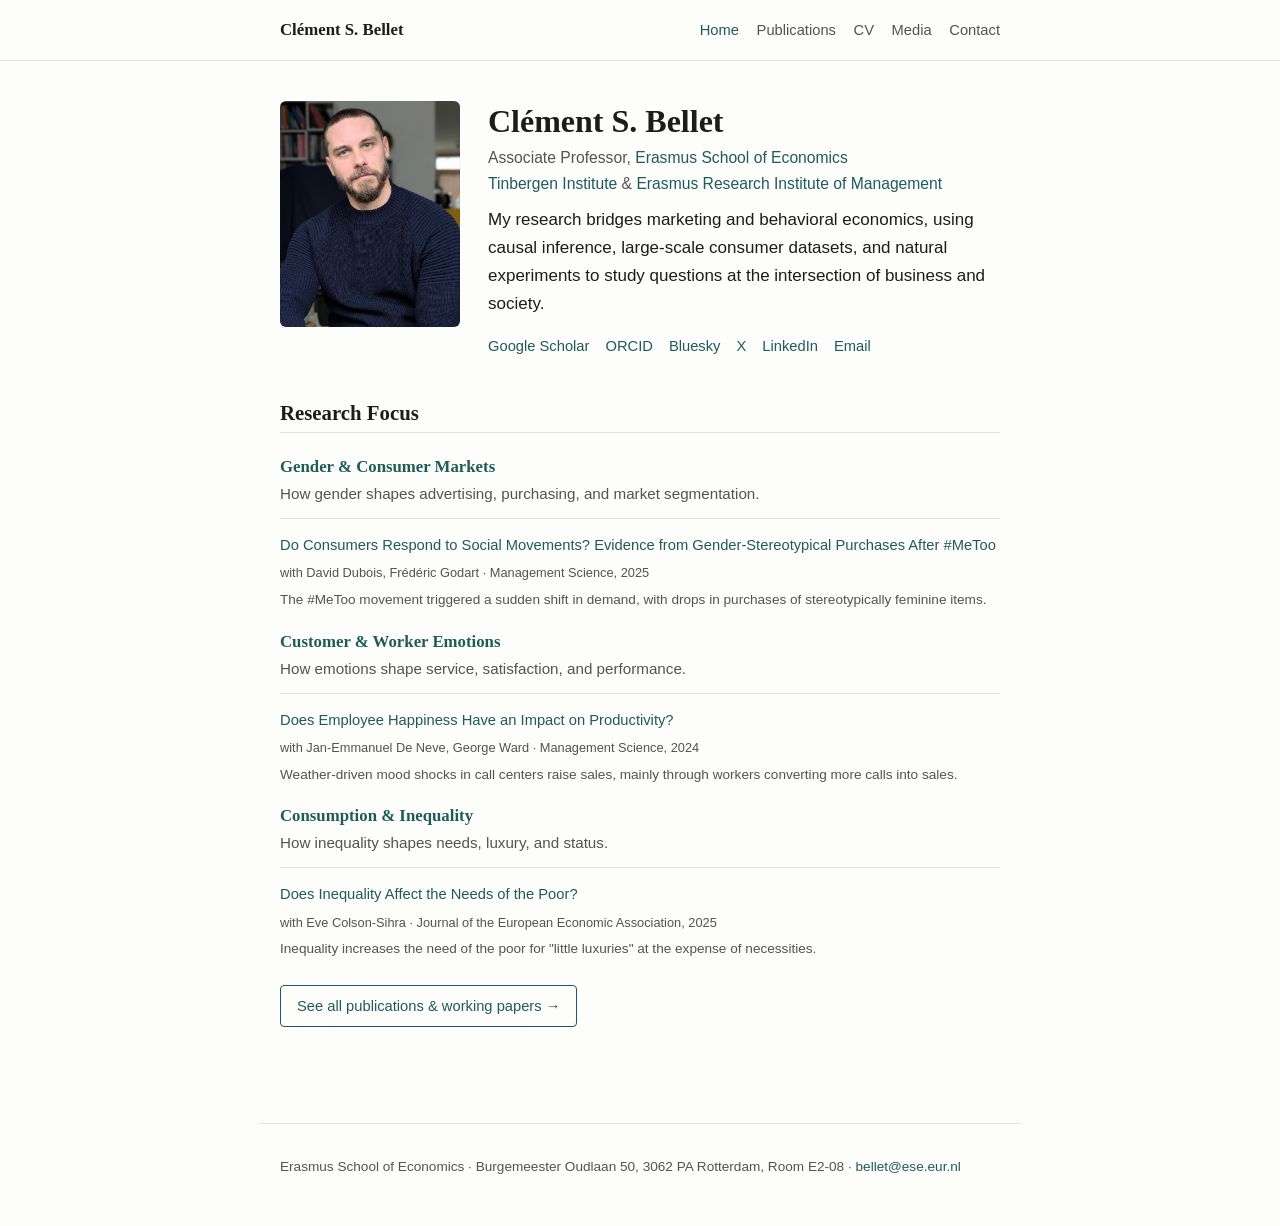
<file: index.html>
<!doctype html>
<html lang="en">
<head>
<meta charset="utf-8">
<meta name="viewport" content="width=device-width, initial-scale=1">
<title>Clément S. Bellet</title>
<meta name="description" content="Clément S. Bellet — Associate Professor, Erasmus School of Economics. Research on gender, consumer behavior, and inequality.">
<link rel="canonical" href="https://csbellet.github.io/">
<meta property="og:type" content="profile">
<meta property="og:url" content="https://csbellet.github.io/">
<meta property="og:title" content="Clément S. Bellet">
<meta property="og:description" content="Associate Professor, Erasmus School of Economics. Research on gender, consumer behavior, and inequality.">
<meta property="og:image" content="https://csbellet.github.io/assets/img/headshot.jpg">
<meta name="twitter:card" content="summary">
<meta name="twitter:title" content="Clément S. Bellet">
<meta name="twitter:description" content="Associate Professor, Erasmus School of Economics. Research on gender, consumer behavior, and inequality.">
<meta name="twitter:image" content="https://csbellet.github.io/assets/img/headshot.jpg">
<link rel="stylesheet" href="assets/css/style.css">
<script type="application/ld+json">
{
  "@context": "https://schema.org",
  "@type": "Person",
  "name": "Clément S. Bellet",
  "url": "https://csbellet.github.io/",
  "image": "https://csbellet.github.io/assets/img/headshot.jpg",
  "jobTitle": "Associate Professor",
  "affiliation": [
    {
      "@type": "CollegeOrUniversity",
      "name": "Erasmus School of Economics, Erasmus University Rotterdam",
      "url": "https://www.eur.nl/en/ese"
    },
    {
      "@type": "Organization",
      "name": "Tinbergen Institute",
      "url": "https://www.tinbergen.nl/"
    },
    {
      "@type": "Organization",
      "name": "Erasmus Research Institute of Management",
      "url": "https://www.eur.nl/en/erim"
    }
  ],
  "email": "mailto:bellet@ese.eur.nl",
  "sameAs": [
    "https://scholar.google.fr/citations?user=FyL0qRMAAAAJ&hl=fr",
    "https://orcid.org/0000-0002-8243-5969",
    "https://bsky.app/profile/clement-s-bellet.bsky.social",
    "https://twitter.com/bellet_clement",
    "http://linkedin.com/in/clément-s-bellet-b0b84723"
  ]
}
</script>
</head>
<body>

<header class="site-header">
  <nav class="nav">
    <a class="nav-name" href="index.html">Clément S. Bellet</a>
    <div class="nav-links">
      <a href="index.html" class="active">Home</a>
      <a href="publications.html">Publications</a>
      <a href="cv.html">CV</a>
      <a href="media.html">Media</a>
      <a href="contact.html">Contact</a>
    </div>
  </nav>
</header>

<main>
  <section class="hero">
    <img src="assets/img/headshot.jpg" alt="Clément S. Bellet">
    <div class="hero-text">
      <h1>Clément S. Bellet</h1>
      <p class="title">Associate Professor, <a href="https://www.eur.nl/en/ese">Erasmus School of Economics</a><br><a href="https://www.tinbergen.nl/">Tinbergen Institute</a> &amp; <a href="https://www.eur.nl/en/erim">Erasmus Research Institute of Management</a></p>
      <p>My research bridges marketing and behavioral economics, using causal inference, large-scale consumer datasets, and natural experiments to study questions at the intersection of business and society.</p>
      <div class="social-links">
        <a href="https://scholar.google.fr/citations?user=FyL0qRMAAAAJ&hl=fr">Google Scholar</a>
        <a href="https://orcid.org/0000-0002-8243-5969">ORCID</a>
        <a href="https://bsky.app/profile/clement-s-bellet.bsky.social">Bluesky</a>
        <a href="https://twitter.com/bellet_clement">X</a>
        <a href="http://linkedin.com/in/clément-s-bellet-b0b84723">LinkedIn</a>
        <a href="mailto:bellet@ese.eur.nl">Email</a>
      </div>
    </div>
  </section>

  <h2>Research Focus</h2>
  <div class="pillars">
    <div class="pillar">
      <h3>Gender &amp; Consumer Markets</h3>
      <p>How gender shapes advertising, purchasing, and market segmentation.</p>
      <div class="pillar-pub">
        <a href="https://pubsonline.informs.org/doi/10.1287/mnsc.2022.02352">Do Consumers Respond to Social Movements? Evidence from Gender-Stereotypical Purchases After #MeToo</a>
        <p class="venue">with David Dubois, Frédéric Godart · Management Science, 2025</p>
        <p class="abstract">The #MeToo movement triggered a sudden shift in demand, with drops in purchases of stereotypically feminine items.</p>
      </div>
    </div>
    <div class="pillar">
      <h3>Customer &amp; Worker Emotions</h3>
      <p>How emotions shape service, satisfaction, and performance.</p>
      <div class="pillar-pub">
        <a href="https://pubsonline.informs.org/doi/abs/10.1287/mnsc.2023.4766">Does Employee Happiness Have an Impact on Productivity?</a>
        <p class="venue">with Jan-Emmanuel De Neve, George Ward · Management Science, 2024</p>
        <p class="abstract">Weather-driven mood shocks in call centers raise sales, mainly through workers converting more calls into sales.</p>
      </div>
    </div>
    <div class="pillar">
      <h3>Consumption &amp; Inequality</h3>
      <p>How inequality shapes needs, luxury, and status.</p>
      <div class="pillar-pub">
        <a href="https://academic.oup.com/jeea/advance-article/doi/10.1093/jeea/jvae062/7943690">Does Inequality Affect the Needs of the Poor?</a>
        <p class="venue">with Eve Colson-Sihra · Journal of the European Economic Association, 2025</p>
        <p class="abstract">Inequality increases the need of the poor for "little luxuries" at the expense of necessities.</p>
      </div>
    </div>
  </div>

  <p><a class="button" href="publications.html">See all publications &amp; working papers →</a></p>
</main>

<footer>
  Erasmus School of Economics · Burgemeester Oudlaan 50, 3062 PA Rotterdam, Room E2-08 · <a href="mailto:bellet@ese.eur.nl">bellet@ese.eur.nl</a>
</footer>

</body>
</html>
</file>
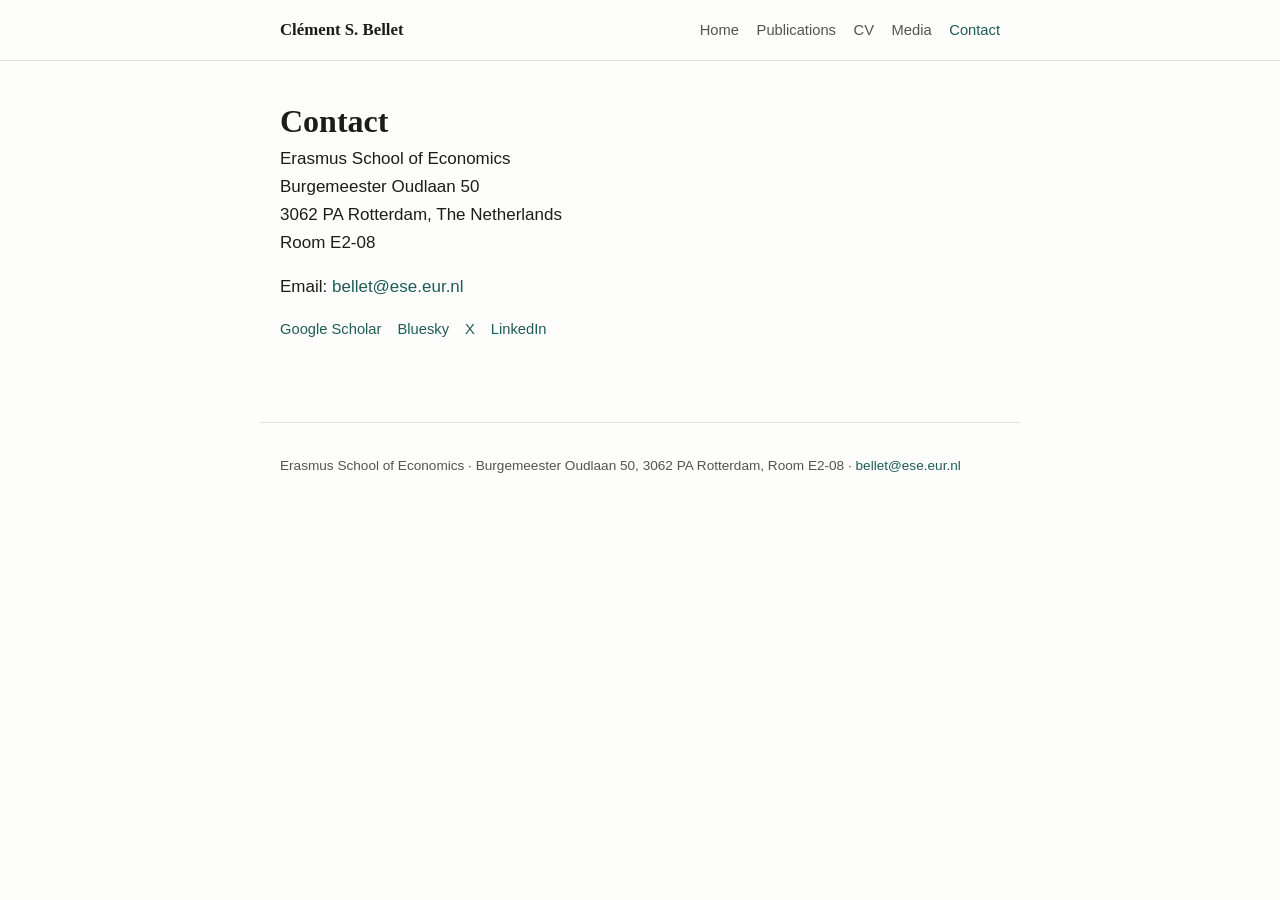
<file: contact.html>
<!doctype html>
<html lang="en">
<head>
<meta charset="utf-8">
<meta name="viewport" content="width=device-width, initial-scale=1">
<title>Contact · Clément S. Bellet</title>
<meta name="description" content="Contact information for Clément S. Bellet, Erasmus School of Economics, Erasmus University Rotterdam.">
<link rel="canonical" href="https://csbellet.github.io/contact.html">
<meta property="og:type" content="website">
<meta property="og:url" content="https://csbellet.github.io/contact.html">
<meta property="og:title" content="Contact · Clément S. Bellet">
<meta property="og:description" content="Contact information for Clément S. Bellet, Erasmus School of Economics, Erasmus University Rotterdam.">
<meta property="og:image" content="https://csbellet.github.io/assets/img/headshot.jpg">
<meta name="twitter:card" content="summary">
<meta name="twitter:title" content="Contact · Clément S. Bellet">
<meta name="twitter:description" content="Contact information for Clément S. Bellet, Erasmus School of Economics, Erasmus University Rotterdam.">
<meta name="twitter:image" content="https://csbellet.github.io/assets/img/headshot.jpg">
<link rel="stylesheet" href="assets/css/style.css">
</head>
<body>

<header class="site-header">
  <nav class="nav">
    <a class="nav-name" href="index.html">Clément S. Bellet</a>
    <div class="nav-links">
      <a href="index.html">Home</a>
      <a href="publications.html">Publications</a>
      <a href="cv.html">CV</a>
      <a href="media.html">Media</a>
      <a href="contact.html" class="active">Contact</a>
    </div>
  </nav>
</header>

<main>
  <h1>Contact</h1>

  <p>
    Erasmus School of Economics<br>
    Burgemeester Oudlaan 50<br>
    3062 PA Rotterdam, The Netherlands<br>
    Room E2-08
  </p>

  <p>Email: <a href="mailto:bellet@ese.eur.nl">bellet@ese.eur.nl</a></p>

  <div class="social-links">
    <a href="https://scholar.google.fr/citations?user=FyL0qRMAAAAJ&hl=fr">Google Scholar</a>
    <a href="https://bsky.app/profile/clement-s-bellet.bsky.social">Bluesky</a>
    <a href="https://twitter.com/bellet_clement">X</a>
    <a href="http://linkedin.com/in/clément-s-bellet-b0b84723">LinkedIn</a>
  </div>
</main>

<footer>
  Erasmus School of Economics · Burgemeester Oudlaan 50, 3062 PA Rotterdam, Room E2-08 · <a href="mailto:bellet@ese.eur.nl">bellet@ese.eur.nl</a>
</footer>

</body>
</html>
</file>
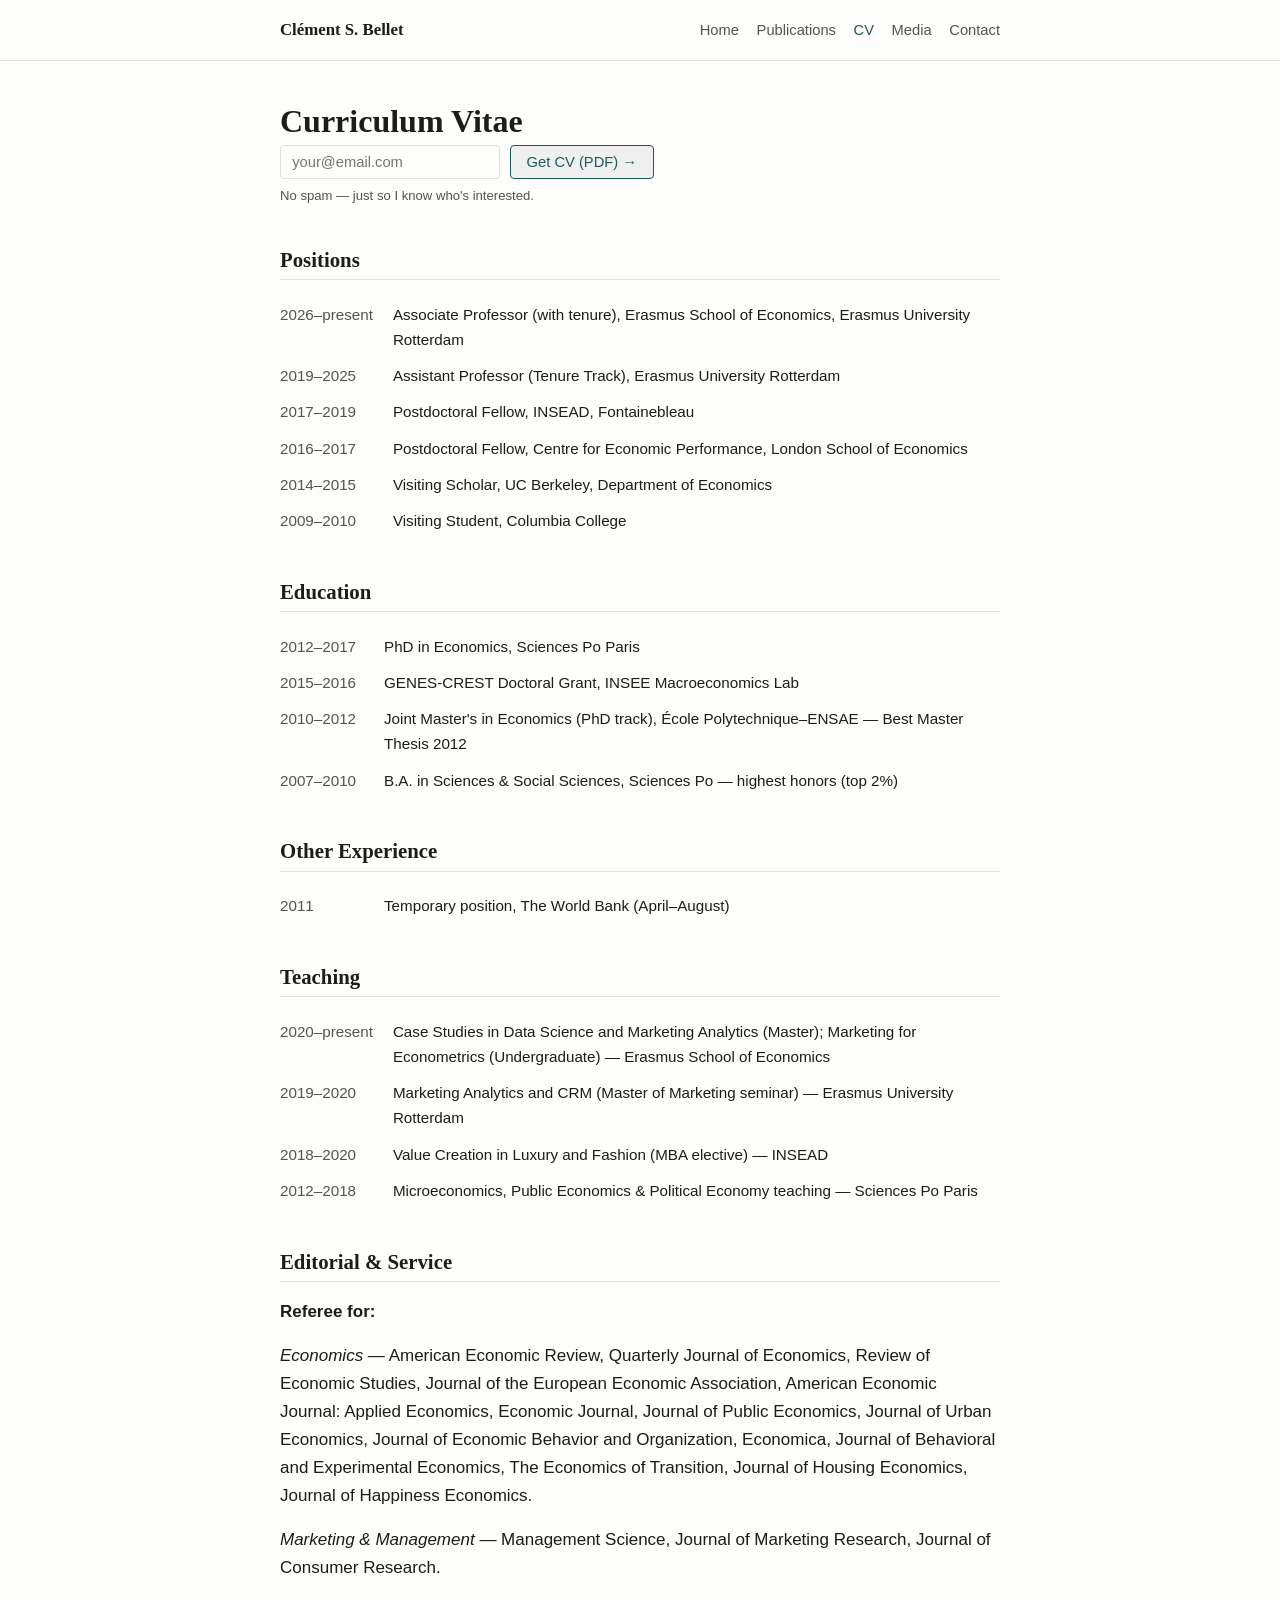
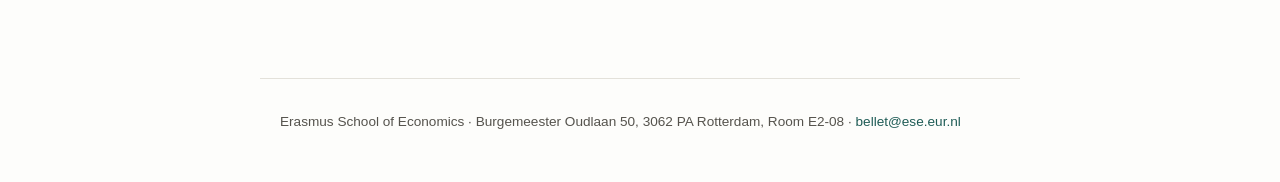
<file: cv.html>
<!doctype html>
<html lang="en">
<head>
<meta charset="utf-8">
<meta name="viewport" content="width=device-width, initial-scale=1">
<title>CV · Clément S. Bellet</title>
<meta name="description" content="Curriculum vitae of Clément S. Bellet, Associate Professor at Erasmus School of Economics, Erasmus University Rotterdam.">
<link rel="canonical" href="https://csbellet.github.io/cv.html">
<meta property="og:type" content="website">
<meta property="og:url" content="https://csbellet.github.io/cv.html">
<meta property="og:title" content="CV · Clément S. Bellet">
<meta property="og:description" content="Curriculum vitae of Clément S. Bellet, Associate Professor at Erasmus School of Economics, Erasmus University Rotterdam.">
<meta property="og:image" content="https://csbellet.github.io/assets/img/headshot.jpg">
<meta name="twitter:card" content="summary">
<meta name="twitter:title" content="CV · Clément S. Bellet">
<meta name="twitter:description" content="Curriculum vitae of Clément S. Bellet, Associate Professor at Erasmus School of Economics, Erasmus University Rotterdam.">
<meta name="twitter:image" content="https://csbellet.github.io/assets/img/headshot.jpg">
<link rel="stylesheet" href="assets/css/style.css">
</head>
<body>

<header class="site-header">
  <nav class="nav">
    <a class="nav-name" href="index.html">Clément S. Bellet</a>
    <div class="nav-links">
      <a href="index.html">Home</a>
      <a href="publications.html">Publications</a>
      <a href="cv.html" class="active">CV</a>
      <a href="media.html">Media</a>
      <a href="contact.html">Contact</a>
    </div>
  </nav>
</header>

<main>
  <h1>Curriculum Vitae</h1>

  <div id="cv-gate">
    <form id="cv-form" class="cv-download-form">
      <label for="cv-email" class="sr-only">Email</label>
      <input type="email" id="cv-email" name="email" placeholder="your@email.com" required>
      <button type="submit" class="button">Get CV (PDF) →</button>
    </form>
    <p class="cv-download-note">No spam &mdash; just so I know who's interested.</p>
  </div>
  <p id="cv-download-ready" class="hidden"><a class="button" href="assets/cv/detailed_resume.pdf" target="_blank" rel="noopener">Download full CV (PDF) →</a></p>

  <h2>Positions</h2>
  <table class="cv-table">
    <tr><td class="year">2026–present</td><td>Associate Professor (with tenure), Erasmus School of Economics, Erasmus University Rotterdam</td></tr>
    <tr><td class="year">2019–2025</td><td>Assistant Professor (Tenure Track), Erasmus University Rotterdam</td></tr>
    <tr><td class="year">2017–2019</td><td>Postdoctoral Fellow, INSEAD, Fontainebleau</td></tr>
    <tr><td class="year">2016–2017</td><td>Postdoctoral Fellow, Centre for Economic Performance, London School of Economics</td></tr>
    <tr><td class="year">2014–2015</td><td>Visiting Scholar, UC Berkeley, Department of Economics</td></tr>
    <tr><td class="year">2009–2010</td><td>Visiting Student, Columbia College</td></tr>
  </table>

  <h2>Education</h2>
  <table class="cv-table">
    <tr><td class="year">2012–2017</td><td>PhD in Economics, Sciences Po Paris</td></tr>
    <tr><td class="year">2015–2016</td><td>GENES-CREST Doctoral Grant, INSEE Macroeconomics Lab</td></tr>
    <tr><td class="year">2010–2012</td><td>Joint Master's in Economics (PhD track), École Polytechnique–ENSAE — Best Master Thesis 2012</td></tr>
    <tr><td class="year">2007–2010</td><td>B.A. in Sciences &amp; Social Sciences, Sciences Po — highest honors (top 2%)</td></tr>
  </table>

  <h2>Other Experience</h2>
  <table class="cv-table">
    <tr><td class="year">2011</td><td>Temporary position, The World Bank (April–August)</td></tr>
  </table>

  <h2>Teaching</h2>
  <table class="cv-table">
    <tr><td class="year">2020–present</td><td>Case Studies in Data Science and Marketing Analytics (Master); Marketing for Econometrics (Undergraduate) — Erasmus School of Economics</td></tr>
    <tr><td class="year">2019–2020</td><td>Marketing Analytics and CRM (Master of Marketing seminar) — Erasmus University Rotterdam</td></tr>
    <tr><td class="year">2018–2020</td><td>Value Creation in Luxury and Fashion (MBA elective) — INSEAD</td></tr>
    <tr><td class="year">2012–2018</td><td>Microeconomics, Public Economics &amp; Political Economy teaching — Sciences Po Paris</td></tr>
  </table>

  <h2>Editorial &amp; Service</h2>
  <p><strong>Referee for:</strong></p>
  <p class="cv-referee"><em>Economics —</em> American Economic Review, Quarterly Journal of Economics, Review of Economic Studies, Journal of the European Economic Association, American Economic Journal: Applied Economics, Economic Journal, Journal of Public Economics, Journal of Urban Economics, Journal of Economic Behavior and Organization, Economica, Journal of Behavioral and Experimental Economics, The Economics of Transition, Journal of Housing Economics, Journal of Happiness Economics.</p>
  <p class="cv-referee"><em>Marketing &amp; Management —</em> Management Science, Journal of Marketing Research, Journal of Consumer Research.</p>
</main>

<footer>
  Erasmus School of Economics · Burgemeester Oudlaan 50, 3062 PA Rotterdam, Room E2-08 · <a href="mailto:bellet@ese.eur.nl">bellet@ese.eur.nl</a>
</footer>

<script>
(function () {
  // Set this to your Formspree endpoint, e.g. "https://formspree.io/f/xxxxyyyy"
  var FORM_ENDPOINT = "https://formspree.io/f/xzdlwplb";
  var CV_URL = "assets/cv/detailed_resume.pdf";
  var STORAGE_KEY = "cvEmailSubmitted";

  var gate = document.getElementById("cv-gate");
  var ready = document.getElementById("cv-download-ready");
  var form = document.getElementById("cv-form");

  if (localStorage.getItem(STORAGE_KEY)) {
    gate.classList.add("hidden");
    ready.classList.remove("hidden");
    return;
  }

  form.addEventListener("submit", function (e) {
    e.preventDefault();
    var button = form.querySelector("button");
    button.disabled = true;
    button.textContent = "Sending…";

    fetch(FORM_ENDPOINT, {
      method: "POST",
      headers: { Accept: "application/json" },
      body: new FormData(form)
    }).catch(function () {
      // Never let a form/network hiccup block the download.
    }).finally(function () {
      localStorage.setItem(STORAGE_KEY, "1");
      window.location.href = CV_URL;
    });
  });
})();
</script>

</body>
</html>
</file>
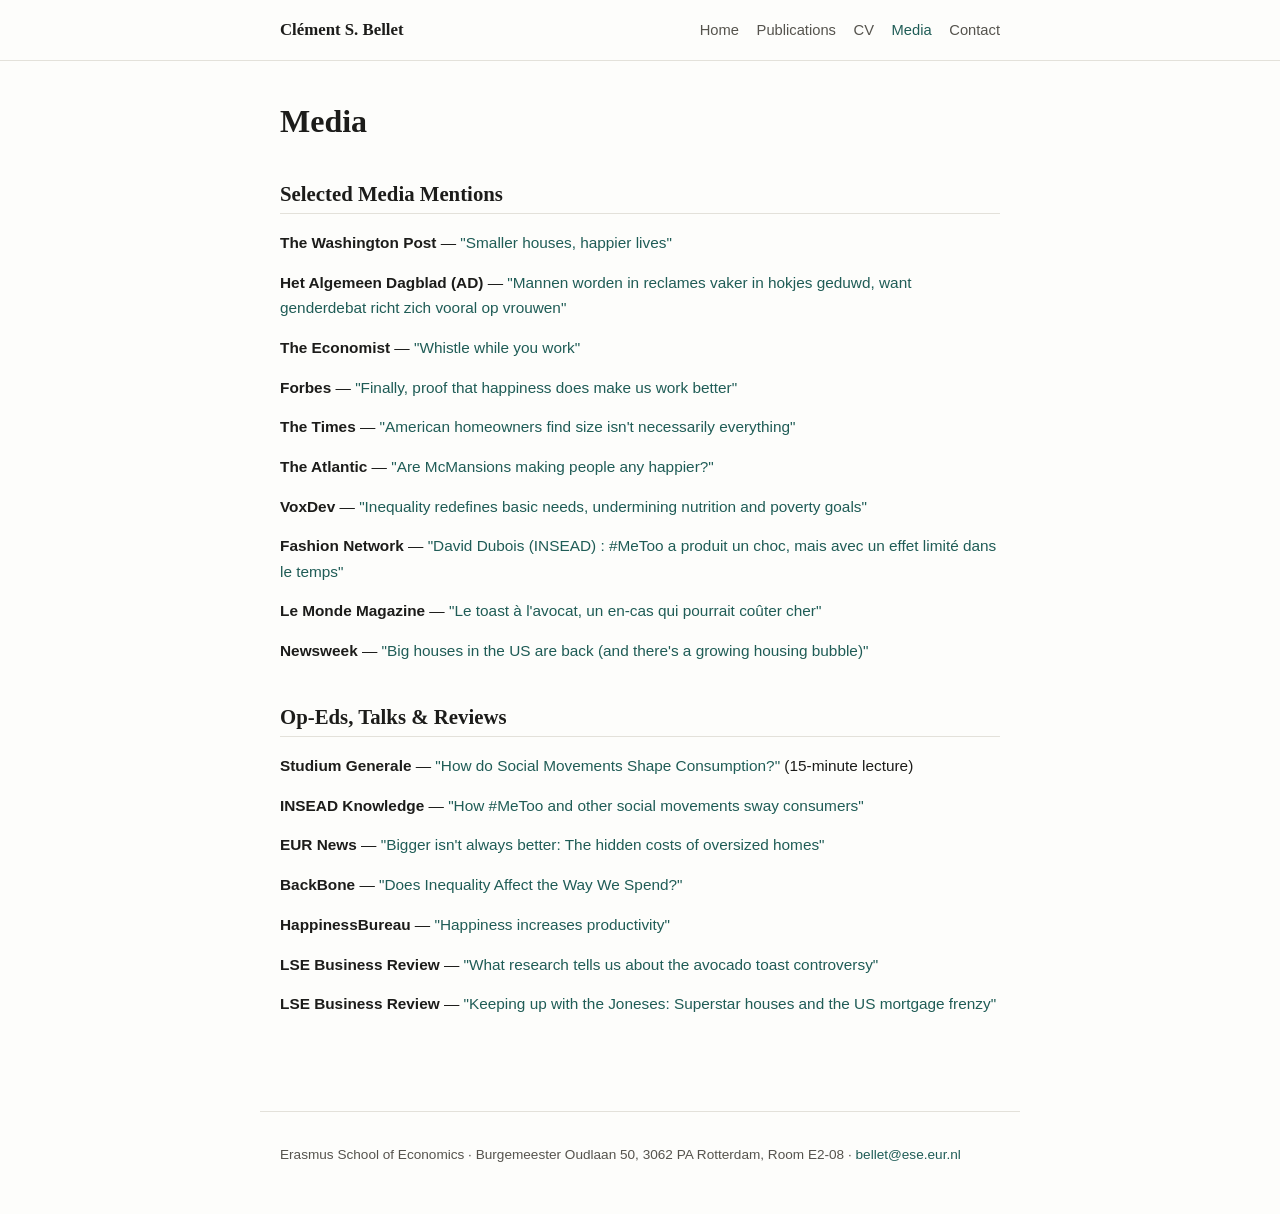
<file: media.html>
<!doctype html>
<html lang="en">
<head>
<meta charset="utf-8">
<meta name="viewport" content="width=device-width, initial-scale=1">
<title>Media · Clément S. Bellet</title>
<meta name="description" content="Press coverage, op-eds, and talks featuring the research of Clément S. Bellet.">
<link rel="canonical" href="https://csbellet.github.io/media.html">
<meta property="og:type" content="website">
<meta property="og:url" content="https://csbellet.github.io/media.html">
<meta property="og:title" content="Media · Clément S. Bellet">
<meta property="og:description" content="Press coverage, op-eds, and talks featuring the research of Clément S. Bellet.">
<meta property="og:image" content="https://csbellet.github.io/assets/img/headshot.jpg">
<meta name="twitter:card" content="summary">
<meta name="twitter:title" content="Media · Clément S. Bellet">
<meta name="twitter:description" content="Press coverage, op-eds, and talks featuring the research of Clément S. Bellet.">
<meta name="twitter:image" content="https://csbellet.github.io/assets/img/headshot.jpg">
<link rel="stylesheet" href="assets/css/style.css">
</head>
<body>

<header class="site-header">
  <nav class="nav">
    <a class="nav-name" href="index.html">Clément S. Bellet</a>
    <div class="nav-links">
      <a href="index.html">Home</a>
      <a href="publications.html">Publications</a>
      <a href="cv.html">CV</a>
      <a href="media.html" class="active">Media</a>
      <a href="contact.html">Contact</a>
    </div>
  </nav>
</header>

<main>
  <h1>Media</h1>

  <h2>Selected Media Mentions</h2>

  <div class="media-item"><span class="outlet">The Washington Post</span> — <a href="https://www.washingtonpost.com/climate-environment/2026/01/06/smaller-houses-happier-lives/">"Smaller houses, happier lives"</a></div>
  <div class="media-item"><span class="outlet">Het Algemeen Dagblad (AD)</span> — <a href="https://www.ad.nl/buitenland/mannen-worden-in-reclames-vaker-in-hokjes-geduwd-want-genderdebat-richt-zich-vooral-op-vrouwen~a25b8ffc/">"Mannen worden in reclames vaker in hokjes geduwd, want genderdebat richt zich vooral op vrouwen"</a></div>
  <div class="media-item"><span class="outlet">The Economist</span> — <a href="https://www.economist.com/business/2019/10/27/whistle-while-you-work">"Whistle while you work"</a></div>
  <div class="media-item"><span class="outlet">Forbes</span> — <a href="https://www.forbes.com/sites/lindsaykohler/2023/11/28/finally-proof-that-happiness-does-make-us-work-better/">"Finally, proof that happiness does make us work better"</a></div>
  <div class="media-item"><span class="outlet">The Times</span> — <a href="https://www.thetimes.co.uk/article/american-homeowners-find-size-isn-t-necessarily-everything-9j37lf03c">"American homeowners find size isn't necessarily everything"</a></div>
  <div class="media-item"><span class="outlet">The Atlantic</span> — <a href="https://www.theatlantic.com/family/archive/2019/06/big-houses-american-happy/591433/">"Are McMansions making people any happier?"</a></div>
  <div class="media-item"><span class="outlet">VoxDev</span> — <a href="https://voxdev.org/topic/health/inequality-redefines-basic-needs-undermining-nutrition-and-poverty-goals">"Inequality redefines basic needs, undermining nutrition and poverty goals"</a></div>
  <div class="media-item"><span class="outlet">Fashion Network</span> — <a href="https://fr.fashionnetwork.com/news/David-dubois-insead-metoo-a-produit-un-choc-mais-avec-un-effet-limite-dans-le-temps-,1655582.html">"David Dubois (INSEAD) : #MeToo a produit un choc, mais avec un effet limité dans le temps"</a></div>
  <div class="media-item"><span class="outlet">Le Monde Magazine</span> — <a href="http://www.lemonde.fr/m-gastronomie/article/2017/08/18/le-toast-a-l-avocat-un-en-cas-qui-pourrait-couter-cher_5173855_4497540.html">"Le toast à l'avocat, un en-cas qui pourrait coûter cher"</a></div>
  <div class="media-item"><span class="outlet">Newsweek</span> — <a href="http://www.newsweek.com/big-houses-us-are-back-and-theres-growing-housing-bubble-631568">"Big houses in the US are back (and there's a growing housing bubble)"</a></div>

  <h2>Op-Eds, Talks &amp; Reviews</h2>

  <div class="media-item"><span class="outlet">Studium Generale</span> — <a href="https://www.youtube.com/watch?v=PAbl42CmCxw">"How do Social Movements Shape Consumption?"</a> (15-minute lecture)</div>
  <div class="media-item"><span class="outlet">INSEAD Knowledge</span> — <a href="https://knowledge.insead.edu/marketing/how-metoo-and-other-social-movements-sway-consumers">"How #MeToo and other social movements sway consumers"</a></div>
  <div class="media-item"><span class="outlet">EUR News</span> — <a href="https://www.eur.nl/en/ese/news/bigger-isnt-always-better-hidden-costs-oversized-homes">"Bigger isn't always better: The hidden costs of oversized homes"</a></div>
  <div class="media-item"><span class="outlet">BackBone</span> — <a href="https://www.eur.nl/en/ese/news/does-inequality-affect-way-we-spend">"Does Inequality Affect the Way We Spend?"</a></div>
  <div class="media-item"><span class="outlet">HappinessBureau</span> — <a href="https://hpbbnews.com/2020/01/16/happiness-increases-productivity/">"Happiness increases productivity"</a></div>
  <div class="media-item"><span class="outlet">LSE Business Review</span> — <a href="http://blogs.lse.ac.uk/businessreview/2017/05/22/what-research-tells-us-about-the-avocado-toast-controversy/">"What research tells us about the avocado toast controversy"</a></div>
  <div class="media-item"><span class="outlet">LSE Business Review</span> — <a href="http://blogs.lse.ac.uk/businessreview/2017/03/17/keeping-up-with-the-joneses-superstar-houses-and-the-us-mortgage-frenzy/">"Keeping up with the Joneses: Superstar houses and the US mortgage frenzy"</a></div>
</main>

<footer>
  Erasmus School of Economics · Burgemeester Oudlaan 50, 3062 PA Rotterdam, Room E2-08 · <a href="mailto:bellet@ese.eur.nl">bellet@ese.eur.nl</a>
</footer>

</body>
</html>
</file>
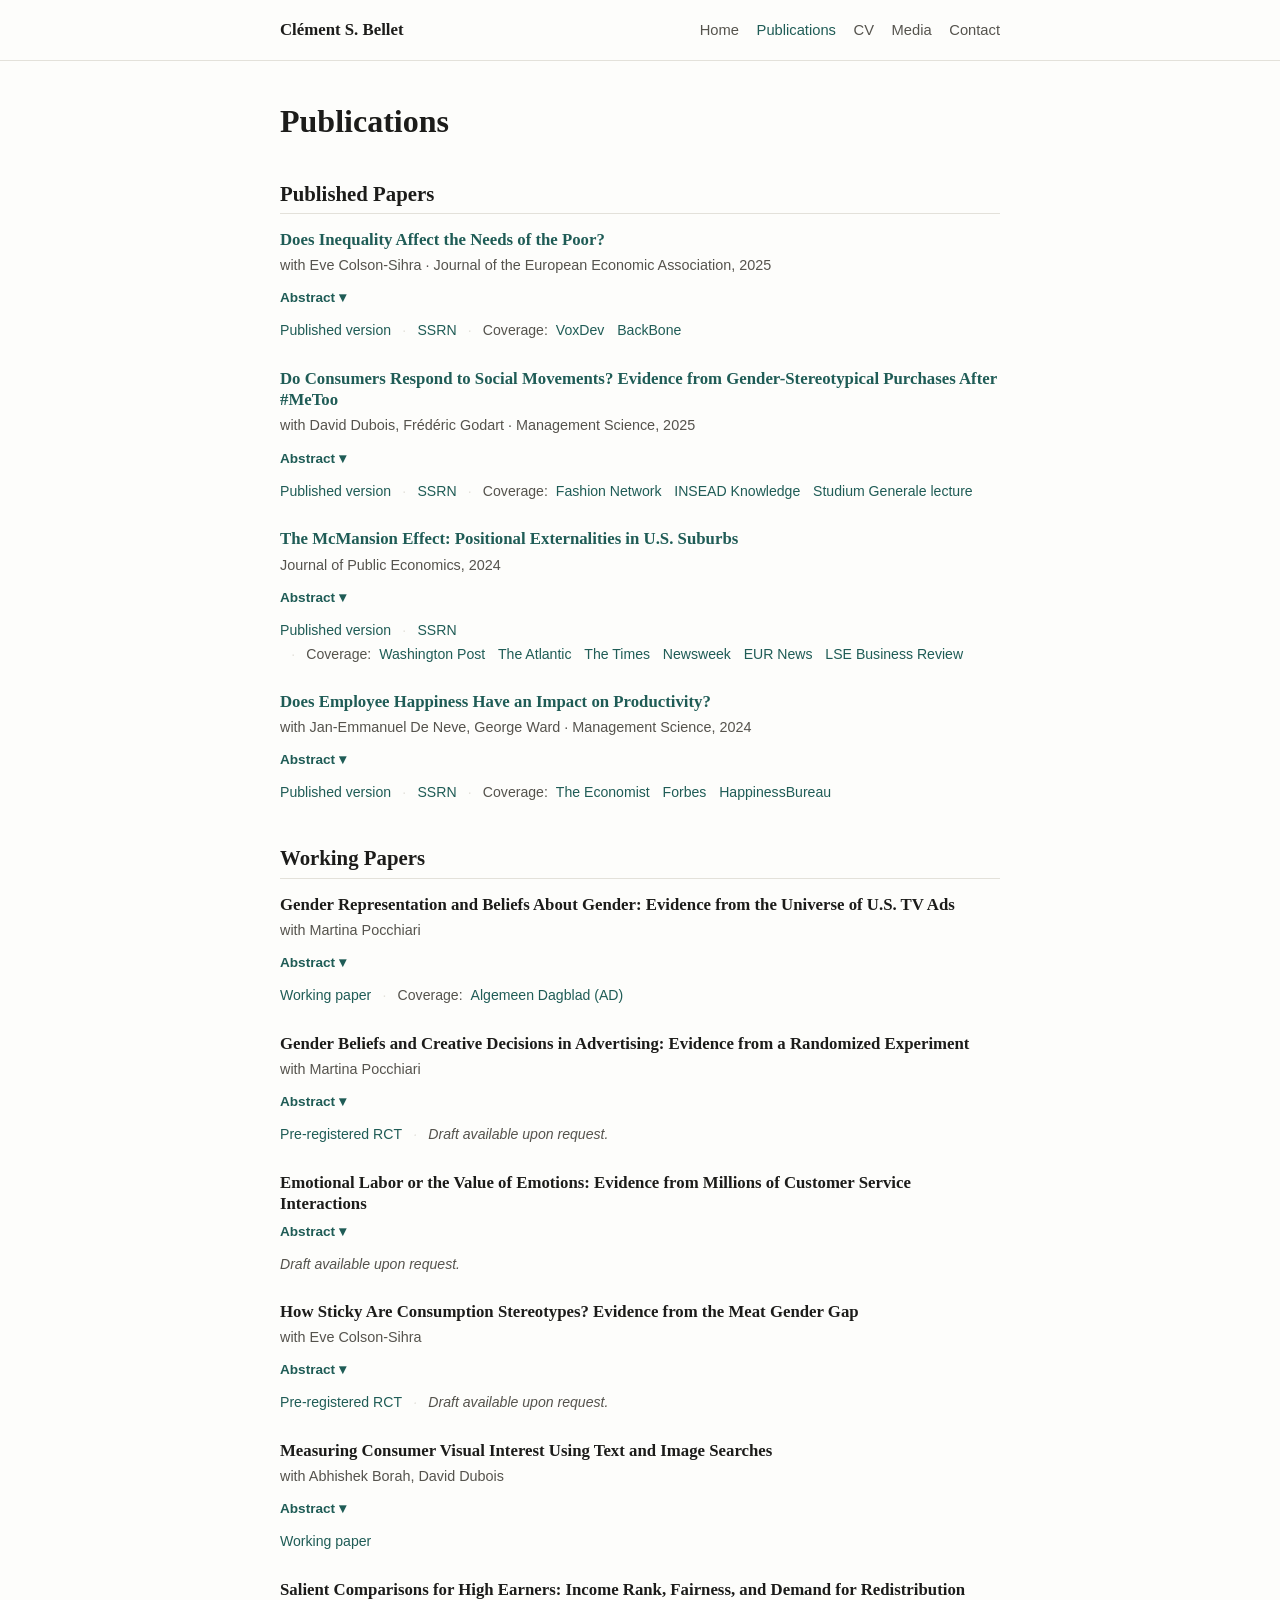
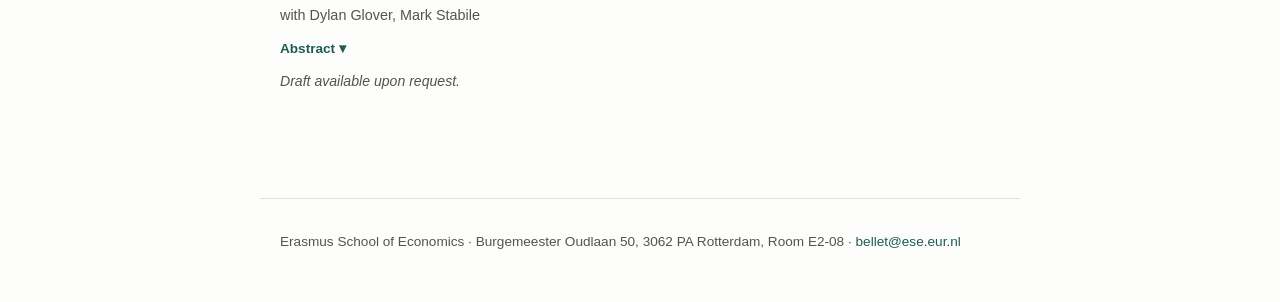
<file: publications.html>
<!doctype html>
<html lang="en">
<head>
<meta charset="utf-8">
<meta name="viewport" content="width=device-width, initial-scale=1">
<title>Publications · Clément S. Bellet</title>
<meta name="description" content="Published papers and working papers by Clément S. Bellet on inequality, gender, consumer behavior, and happiness economics.">
<link rel="canonical" href="https://csbellet.github.io/publications.html">
<meta property="og:type" content="website">
<meta property="og:url" content="https://csbellet.github.io/publications.html">
<meta property="og:title" content="Publications · Clément S. Bellet">
<meta property="og:description" content="Published papers and working papers by Clément S. Bellet on inequality, gender, consumer behavior, and happiness economics.">
<meta property="og:image" content="https://csbellet.github.io/assets/img/headshot.jpg">
<meta name="twitter:card" content="summary">
<meta name="twitter:title" content="Publications · Clément S. Bellet">
<meta name="twitter:description" content="Published papers and working papers by Clément S. Bellet on inequality, gender, consumer behavior, and happiness economics.">
<meta name="twitter:image" content="https://csbellet.github.io/assets/img/headshot.jpg">
<link rel="stylesheet" href="assets/css/style.css">
</head>
<body>

<header class="site-header">
  <nav class="nav">
    <a class="nav-name" href="index.html">Clément S. Bellet</a>
    <div class="nav-links">
      <a href="index.html">Home</a>
      <a href="publications.html" class="active">Publications</a>
      <a href="cv.html">CV</a>
      <a href="media.html">Media</a>
      <a href="contact.html">Contact</a>
    </div>
  </nav>
</header>

<main>
  <h1>Publications</h1>

  <h2>Published Papers</h2>

  <div class="entry">
    <h3><a href="https://academic.oup.com/jeea/advance-article/doi/10.1093/jeea/jvae062/7943690">Does Inequality Affect the Needs of the Poor?</a></h3>
    <p class="venue">with Eve Colson-Sihra · Journal of the European Economic Association, 2025</p>
    <details class="abstract">
      <summary>Abstract</summary>
      <p>We investigate how inequality affects what is considered most necessary to purchase. Combining detailed consumption surveys in India with an instrumental variable approach, we first provide evidence that inequality is associated with a decrease in calorie consumption for poor households. This effect is driven by upward comparisons and associated with poor households spending more on luxuries, consistent with the relative deprivation theory. We then estimate a structural demand system to isolate the impact of inequality on needs from supply-side effects. We find that inequality increases the need of the poor for “little luxuries” (e.g., dairy products, energy use) at the expense of necessities (e.g., cereals). This shift in the hierarchy of needs accounts for more than two-thirds of the decline in the calorie consumption of the poor over the period.</p>
    </details>
    <div class="entry-meta">
      <a href="https://academic.oup.com/jeea/advance-article/doi/10.1093/jeea/jvae062/7943690">Published version</a>
      <a href="https://papers.ssrn.com/sol3/papers.cfm?abstract_id=3270814">SSRN</a>
      <span class="coverage"><span class="meta-label">Coverage:</span><a href="https://voxdev.org/topic/health/inequality-redefines-basic-needs-undermining-nutrition-and-poverty-goals">VoxDev</a><a href="https://www.eur.nl/en/ese/news/does-inequality-affect-way-we-spend">BackBone</a></span>
    </div>
  </div>

  <div class="entry">
    <h3><a href="https://pubsonline.informs.org/doi/10.1287/mnsc.2022.02352">Do Consumers Respond to Social Movements? Evidence from Gender-Stereotypical Purchases After #MeToo</a></h3>
    <p class="venue">with David Dubois, Frédéric Godart · Management Science, 2025</p>
    <details class="abstract">
      <summary>Abstract</summary>
      <p>This paper explores whether and how consumers respond to global social movements challenging systemic discrimination and stereotypes. We examine the impact of the #MeToo movement on the market for products with stereotypical markers of femininity. Our analysis of high-frequency stockout and price data from a leading global fashion retailer spans from January 2017 to December 2018 and covers 32 countries, or 89% of the OECD population. Using a triple-difference approach across time, countries, and products, we identify changes in product-level stockouts, corresponding to a drop in the purchase of stereotypically "feminine" items. Our findings suggest a sudden shift in demand, with no immediate adjustments in product assortments or pricing. We discuss potential driving mechanisms, as well as implications for product management and marketing in marketplaces where segmentation is gender based.</p>
    </details>
    <div class="entry-meta">
      <a href="https://pubsonline.informs.org/doi/10.1287/mnsc.2022.02352">Published version</a>
      <a href="https://papers.ssrn.com/sol3/papers.cfm?abstract_id=4180577">SSRN</a>
      <span class="coverage"><span class="meta-label">Coverage:</span><a href="https://fr.fashionnetwork.com/news/David-dubois-insead-metoo-a-produit-un-choc-mais-avec-un-effet-limite-dans-le-temps-,1655582.html">Fashion Network</a><a href="https://knowledge.insead.edu/marketing/how-metoo-and-other-social-movements-sway-consumers">INSEAD Knowledge</a><a href="https://www.youtube.com/watch?v=PAbl42CmCxw">Studium Generale lecture</a></span>
    </div>
  </div>

  <div class="entry">
    <h3><a href="https://www.sciencedirect.com/science/article/pii/S0047272724001105">The McMansion Effect: Positional Externalities in U.S. Suburbs</a></h3>
    <p class="venue">Journal of Public Economics, 2024</p>
    <details class="abstract">
      <summary>Abstract</summary>
      <p>This paper examines how the construction of very large homes — or "McMansions" — in U.S. suburbs affects homeowners' satisfaction and housing behavior. Combining three decades of survey data with geolocated information on three million suburban houses, I find that homeowners exposed to newly constructed, large houses report lower satisfaction with their own homes, while their neighborhood satisfaction remains unaffected. This effect is contingent on the visual salience of McMansions, as indicated by their proximity to roads. Homeowners exposed to new-built McMansions are more likely to expand their own homes and take on more debt.</p>
    </details>
    <div class="entry-meta">
      <a href="https://www.sciencedirect.com/science/article/pii/S0047272724001105">Published version</a>
      <a href="https://papers.ssrn.com/sol3/Papers.cfm?abstract_id=3378131">SSRN</a>
      <span class="coverage"><span class="meta-label">Coverage:</span><a href="https://www.washingtonpost.com/climate-environment/2026/01/06/smaller-houses-happier-lives/">Washington Post</a><a href="https://www.theatlantic.com/family/archive/2019/06/big-houses-american-happy/591433/">The Atlantic</a><a href="https://www.thetimes.co.uk/article/american-homeowners-find-size-isn-t-necessarily-everything-9j37lf03c">The Times</a><a href="http://www.newsweek.com/big-houses-us-are-back-and-theres-growing-housing-bubble-631568">Newsweek</a><a href="https://www.eur.nl/en/ese/news/bigger-isnt-always-better-hidden-costs-oversized-homes">EUR News</a><a href="http://blogs.lse.ac.uk/businessreview/2017/03/17/keeping-up-with-the-joneses-superstar-houses-and-the-us-mortgage-frenzy/">LSE Business Review</a></span>
    </div>
  </div>

  <div class="entry">
    <h3><a href="https://pubsonline.informs.org/doi/abs/10.1287/mnsc.2023.4766">Does Employee Happiness Have an Impact on Productivity?</a></h3>
    <p class="venue">with Jan-Emmanuel De Neve, George Ward · Management Science, 2024</p>
    <details class="abstract">
      <summary>Abstract</summary>
      <p>This article provides quasi-experimental evidence on the relationship between employee happiness and productivity in the field. We study the universe of call center sales workers at British Telecom (BT), one of the United Kingdom's largest private employers. We measure their happiness over a 6-month period using a novel weekly survey instrument, and link these reports with highly detailed administrative data on workplace behaviors and various measures of employee performance. Exploiting exogenous variation in employee happiness arising from weather shocks local to each of the 11 call centers, we document a strong causal effect of worker happiness on sales. This is driven by employees working more effectively on the intensive margin by making more calls per hour, adhering more closely to their workflow schedule, and converting more calls into sales when they are happier. In our setting, we find no effects on the extensive margin of happiness on various measures of high-frequency labor supply such as attendance and break-taking.</p>
    </details>
    <div class="entry-meta">
      <a href="https://pubsonline.informs.org/doi/abs/10.1287/mnsc.2023.4766">Published version</a>
      <a href="https://papers.ssrn.com/sol3/papers.cfm?abstract_id=3470734">SSRN</a>
      <span class="coverage"><span class="meta-label">Coverage:</span><a href="https://www.economist.com/business/2019/10/27/whistle-while-you-work">The Economist</a><a href="https://www.forbes.com/sites/lindsaykohler/2023/11/28/finally-proof-that-happiness-does-make-us-work-better/">Forbes</a><a href="https://hpbbnews.com/2020/01/16/happiness-increases-productivity/">HappinessBureau</a></span>
    </div>
  </div>

  <h2>Working Papers</h2>

  <div class="entry">
    <h3>Gender Representation and Beliefs About Gender: Evidence from the Universe of U.S. TV Ads</h3>
    <p class="venue">with Martina Pocchiari</p>
    <details class="abstract">
      <summary>Abstract</summary>
      <p>Advertising reflects and shapes culturally shared beliefs about gender, yet systematic evidence on gender portrayals in advertising and their relationship with consumers' own gender identities remains limited. Using the universe of TV ads aired in the United States between 2010 and 2020, this paper provides the first large-scale descriptive analysis of gender representation across products and brands. The analysis complements gender presence with a scalable, belief-based measure of gender-typing in advertising. Four key findings emerge: gender presence is broadly balanced, but portrayals remain strongly gender-typed, especially for men; representation is highly segmented across products, with men confined to male-typical depictions; this segmentation mirrors product-gender associations even without salient gender presence; and male-typical portrayals persist across both male-and female-dominated audiences. Linking advertising content to data on actual and perceived gender gaps in product consumption reveals that gender-typical representation aligns more closely with inaccurate beliefs about consumers' gender than with their actual gender. The results further evidence substantial heterogeneity across brands unexplained by the gender composition of their consumers, including systematic differences by founders' gender. These findings highlight the importance of studying representation beyond mere presence and motivate further research on the economic and societal consequences of inaccurate representation in advertising.</p>
    </details>
    <div class="entry-meta">
      <a href="https://papers.ssrn.com/sol3/papers.cfm?abstract_id=6472639">Working paper</a>
      <span class="coverage"><span class="meta-label">Coverage:</span><a href="https://www.ad.nl/buitenland/mannen-worden-in-reclames-vaker-in-hokjes-geduwd-want-genderdebat-richt-zich-vooral-op-vrouwen~a25b8ffc/">Algemeen Dagblad (AD)</a></span>
    </div>
  </div>

  <div class="entry">
    <h3>Gender Beliefs and Creative Decisions in Advertising: Evidence from a Randomized Experiment</h3>
    <p class="venue">with Martina Pocchiari</p>
    <details class="abstract">
      <summary>Abstract</summary>
      <p>This paper examines the role of gender beliefs in driving gender misrepresentation in advertising creative decisions. Using a pre-registered randomized experiment with approximately 2,000 advertising practitioners across four markets, we document that advertisers systematically misperceive the gender composition of their markets: they overestimate male usage in male-typed markets by 6-16 percentage points and female usage in female-typed markets by 23-26 percentage points. These stereotypical priors predict creative choices—advertisers who perceive a larger gender gap choose more single-gender portrayals and more gender-typical character depictions. A low-cost information treatment revealing the true market gender composition substantially shifts gender presence: the share of ads featuring both genders increases by 14-29 percentage points, driven by advertisers with the largest prior biases—consistent with belief updating. However, the treatment leaves gender typing largely unchanged: the contextual framing of characters remains as stereotyped as in the control group. This asymmetry suggests that information corrects who is shown in an ad but not how they are portrayed, pointing to the limits of belief-based interventions and the role of deeper normative forces in sustaining stereotype-consistent portrayals.</p>
    </details>
    <div class="entry-meta">
      <a href="https://www.socialscienceregistry.org/trials/17849">Pre-registered RCT</a>
      <span class="note">Draft available upon request.</span>
    </div>
  </div>

  <div class="entry">
    <h3>Emotional Labor or the Value of Emotions: Evidence from Millions of Customer Service Interactions</h3>
    <details class="abstract">
      <summary>Abstract</summary>
      <p>Drawing on 235,000 customer service calls and 24 million conversational turns from a leading Dutch telecommunications company, this paper brings a new empirical perspective to emotional labor—the management of one’s own and others’ emotions in workplace settings—and highlights its role in shaping consumer behavior and firm outcomes. We construct transcript-based measures of sentiment and four emotions (happiness, sadness, anger, worry) to study how emotional dynamics shape both productivity and consumer outcomes. Positive customer emotions are shown to reduce callback rates and increase sales and contract renewals within 24 hours after a customer call, raising long-term profitability. Crucially, these effects operate through workers’ ability to attenuate negative emotions during calls. The findings highlight emotional labor as a distinct, measurable input in service production, bridging economics of non-cognitive skills with marketing research on customer satisfaction and firm performance.</p>
    </details>
    <div class="entry-meta">
      <span class="note">Draft available upon request.</span>
    </div>
  </div>

  <div class="entry">
    <h3>How Sticky Are Consumption Stereotypes? Evidence from the Meat Gender Gap</h3>
    <p class="venue">with Eve Colson-Sihra</p>
    <details class="abstract">
      <summary>Abstract</summary>
      <p>This project investigates whether gender stereotypes causally affect red meat consumption, which shows a persistent gap between men and women. We test two questions: whether stereotypical gender views explain the consumption gap, and how changeable stereotype-driven consumption is. The design uses two experiments: a gender identity prime that manipulates adherence to gender roles through essays emphasizing "agentic" traits (ambitious, assertive, decisive) versus "communal" traits (emotional, compassionate, affectionate), and an Implicit Association Test that reveals unconscious associations between gender and meat/vegetable consumption. We hypothesize that the gender identity prime increases the consumption gap, while the IAT awareness exercise decreases it. Outcomes are measured through direct methods (allocation tasks, consumption intentions) and indirect measures (a frozen pizza conjoint analysis), using approximately 4,500 American participants randomized into eight treatment arms.</p>
    </details>
    <div class="entry-meta">
      <a href="https://www.socialscienceregistry.org/trials/11477">Pre-registered RCT</a>
      <span class="note">Draft available upon request.</span>
    </div>
  </div>

  <div class="entry">
    <h3>Measuring Consumer Visual Interest Using Text and Image Searches</h3>
    <p class="venue">with Abhishek Borah, David Dubois</p>
    <details class="abstract">
      <summary>Abstract</summary>
      <p>Despite the importance of visual information for consumer decision-making, quantifying consumer visual interest for brands and products across markets and over time remains arduous. This paper introduces Excess Image Search (EIS) as a new behavioral, high-frequency, time- and space-varying, and easy-to-implement measure of visual interest. Using about 134.8 million records of online searches in the U.S. car market (55 brands, 659 car models), we show that a brand's or product's EIS strongly correlates with measures of visual salience, such as consumer ratings of brand visibility or product style and logo. We further examine how visible consumption affects EIS: COVID-19 lockdowns and adverse weather reduced EIS in densely populated areas, while rising used-car prices increased EIS the following week, particularly in economically unequal regions where visible consumption holds greater appeal. We replicate our main findings using apparel brand data, suggesting the measure's broader applicability across product categories.</p>
    </details>
    <div class="entry-meta">
      <a href="https://papers.ssrn.com/sol3/papers.cfm?abstract_id=4294761">Working paper</a>
    </div>
  </div>

  <div class="entry">
    <h3>Salient Comparisons for High Earners: Income Rank, Fairness, and Demand for Redistribution</h3>
    <p class="venue">with Dylan Glover, Mark Stabile</p>
    <details class="abstract">
      <summary>Abstract</summary>
      <p>We randomize the salience of income comparisons in two samples: nearly 1,250 top managers and executives drawn from the alumni of a leading international business school, and 4,800 United States residents. Treated respondents are directed to compare their financial standing to specific others. In three arms they choose the comparators themselves, from their family, colleagues, or former classmates. A fourth arm imposes an upward comparison to the world’s highest-paid CEOs. Among the business elite, every comparison arm shifts distributional preferences in the egalitarian direction: respondents reduce the income share they would allocate to the richest 1% of society by 18%, and allocate more of their own income to redistributive taxation over charitable giving. The evidence points to a fairness channel rather than an informational one. Treated executives attribute financial success more to luck, while their perceived position in the national income distribution does not move. Among representative US respondants, the same treatment produces the opposite pattern at the top of the distribution: high-income respondents revise their perceived rank upward, allocate more to the richest 1%, and shift their own money away from taxation. At overlapping points of the income distribution, the two populations respond in opposite directions (p = 0.002). These patterns suggest that salient comparisons move demand for redistribution through two distinct channels: new information for those who do not know where they stand, and fairness reassessment for those who do.</p>
    </details>
    <div class="entry-meta">
      <span class="note">Draft available upon request.</span>
    </div>
  </div>
</main>

<footer>
  Erasmus School of Economics · Burgemeester Oudlaan 50, 3062 PA Rotterdam, Room E2-08 · <a href="mailto:bellet@ese.eur.nl">bellet@ese.eur.nl</a>
</footer>

</body>
</html>
</file>
<file: assets/css/style.css>
/* ===== Base / theme tokens ===== */
:root {
  --bg: #fdfdfb;
  --bg-alt: #f4f3ef;
  --text: #1c1c1a;
  --text-muted: #55534d;
  --accent: #1f5c56;
  --border: #e3e1da;
  --serif: "Iowan Old Style", "Palatino Linotype", Palatino, Georgia, "Times New Roman", serif;
  --sans: -apple-system, BlinkMacSystemFont, "Segoe UI", Roboto, Helvetica, Arial, sans-serif;
  --max-width: 760px;
}

@media (prefers-color-scheme: dark) {
  :root {
    --bg: #16171a;
    --bg-alt: #1e2023;
    --text: #e8e6e1;
    --text-muted: #a8a59c;
    --accent: #6fbdb3;
    --border: #303236;
  }
}

* { box-sizing: border-box; }

html { scroll-behavior: smooth; }

body {
  margin: 0;
  background: var(--bg);
  color: var(--text);
  font-family: var(--sans);
  font-size: 17px;
  line-height: 1.65;
  -webkit-font-smoothing: antialiased;
}

a {
  color: var(--accent);
  text-decoration: none;
  border-bottom: 1px solid transparent;
}

a:hover { border-bottom-color: var(--accent); }

h1, h2, h3 {
  font-family: var(--serif);
  font-weight: 600;
  line-height: 1.25;
  color: var(--text);
}

h1 { font-size: 2rem; margin: 0 0 .25rem; }
h2 { font-size: 1.3rem; margin: 2.5rem 0 1rem; padding-bottom: .4rem; border-bottom: 1px solid var(--border); }
h3 { font-size: 1.05rem; margin: 0 0 .2rem; }

p { margin: 0 0 1rem; }

.site-header {
  border-bottom: 1px solid var(--border);
  background: var(--bg);
  position: sticky;
  top: 0;
  z-index: 10;
}

.nav {
  max-width: var(--max-width);
  margin: 0 auto;
  padding: 1rem 1.25rem;
  display: flex;
  align-items: baseline;
  justify-content: space-between;
  flex-wrap: wrap;
  gap: .5rem 1.25rem;
}

.nav-name {
  font-family: var(--serif);
  font-weight: 600;
  font-size: 1.05rem;
  color: var(--text);
  border: none;
}

.nav-links {
  display: flex;
  gap: 1.1rem;
  flex-wrap: wrap;
  font-size: .92rem;
}

.nav-links a {
  color: var(--text-muted);
  border: none;
}

.nav-links a.active,
.nav-links a:hover { color: var(--accent); }

main {
  max-width: var(--max-width);
  margin: 0 auto;
  padding: 2.5rem 1.25rem 5rem;
}

.hero {
  display: flex;
  gap: 1.75rem;
  align-items: flex-start;
  margin-bottom: 1.5rem;
}

.hero img {
  width: 180px;
  height: auto;
  border-radius: 6px;
  flex-shrink: 0;
}

.hero-text .title {
  color: var(--text-muted);
  font-size: .98rem;
  margin-bottom: .6rem;
}

.social-links {
  margin-top: .6rem;
  font-size: .92rem;
  display: flex;
  gap: 1rem;
  flex-wrap: wrap;
}

.pillars {
  display: grid;
  grid-template-columns: repeat(auto-fit, minmax(max-content, 1fr));
  gap: 1.25rem;
  margin: 1.5rem 0;
}

.pillar h3 { color: var(--accent); white-space: nowrap; }
.pillar p { color: var(--text-muted); font-size: .95rem; margin: 0; }

.pillar-pub { margin-top: .75rem; padding-top: .75rem; border-top: 1px solid var(--border); }
.pillar-pub a { font-size: .92rem; }
.pillar-pub .venue { font-size: .8rem; margin: .2rem 0 .35rem; }
.pillar-pub .abstract { font-size: .85rem; }

.entry { margin-bottom: 1.6rem; }
.entry .venue { color: var(--text-muted); font-size: .9rem; margin: .1rem 0 .4rem; }
.entry .abstract { font-size: .95rem; color: var(--text-muted); }

/* Abstract toggle: hidden by default, expands to the full abstract on click */
details.abstract summary {
  cursor: pointer;
  list-style: none;
  display: inline-block;
  color: var(--accent);
  font-size: .85rem;
  font-weight: 600;
}
details.abstract summary::-webkit-details-marker { display: none; }
details.abstract summary::after { content: " ▾"; }
details.abstract[open] summary::after { content: " ▴"; }
details.abstract p { margin: .6rem 0 0; }

/* Row below the abstract toggle: paper links + press coverage */
.entry-meta {
  display: flex;
  flex-wrap: wrap;
  align-items: baseline;
  font-size: .88rem;
  margin-top: .6rem;
}

.entry-meta > * + *::before {
  content: "·";
  color: var(--border);
  margin: 0 .7rem;
}

.entry-meta .note { font-style: italic; color: var(--text-muted); }

.entry-meta .coverage .meta-label { color: var(--text-muted); margin-right: .5rem; }
.entry-meta .coverage a { margin-right: .8rem; }
.entry-meta .coverage a:last-child { margin-right: 0; }

table.cv-table {
  width: 100%;
  border-collapse: collapse;
  font-size: .95rem;
  margin-bottom: 1.5rem;
}

table.cv-table td { padding: .35rem 0; vertical-align: top; }
table.cv-table td.year { color: var(--text-muted); white-space: nowrap; padding-right: 1.25rem; width: 6.5rem; }

.button {
  display: inline-block;
  padding: .5rem 1rem;
  border: 1px solid var(--accent);
  border-radius: 4px;
  color: var(--accent);
  font-size: .92rem;
  border-bottom: 1px solid var(--accent);
}

.button:hover { background: var(--accent); color: var(--bg); }

.button:disabled { opacity: .6; cursor: default; }

.hidden { display: none; }

.sr-only {
  position: absolute;
  width: 1px;
  height: 1px;
  padding: 0;
  margin: -1px;
  overflow: hidden;
  clip: rect(0, 0, 0, 0);
  white-space: nowrap;
  border: 0;
}

.cv-download-form {
  display: flex;
  gap: .6rem;
  flex-wrap: wrap;
  align-items: center;
  margin-bottom: .4rem;
}

.cv-download-form input[type="email"] {
  padding: .5rem .7rem;
  border: 1px solid var(--border);
  border-radius: 4px;
  background: var(--bg);
  color: var(--text);
  font-family: var(--sans);
  font-size: .92rem;
  min-width: 220px;
}

.cv-download-form input[type="email"]:focus {
  outline: none;
  border-color: var(--accent);
}

.cv-download-note {
  font-size: .82rem;
  color: var(--text-muted);
  margin: 0 0 1.5rem;
}

.media-item { margin-bottom: .9rem; font-size: .96rem; }
.media-item .outlet { font-weight: 600; }

footer {
  max-width: var(--max-width);
  margin: 0 auto;
  padding: 2rem 1.25rem 3rem;
  color: var(--text-muted);
  font-size: .85rem;
  border-top: 1px solid var(--border);
}

@media (max-width: 480px) {
  .hero { flex-direction: column; align-items: center; text-align: center; }
  .hero img { width: 190px; height: auto; }
  .social-links { justify-content: center; }
}
</file>
